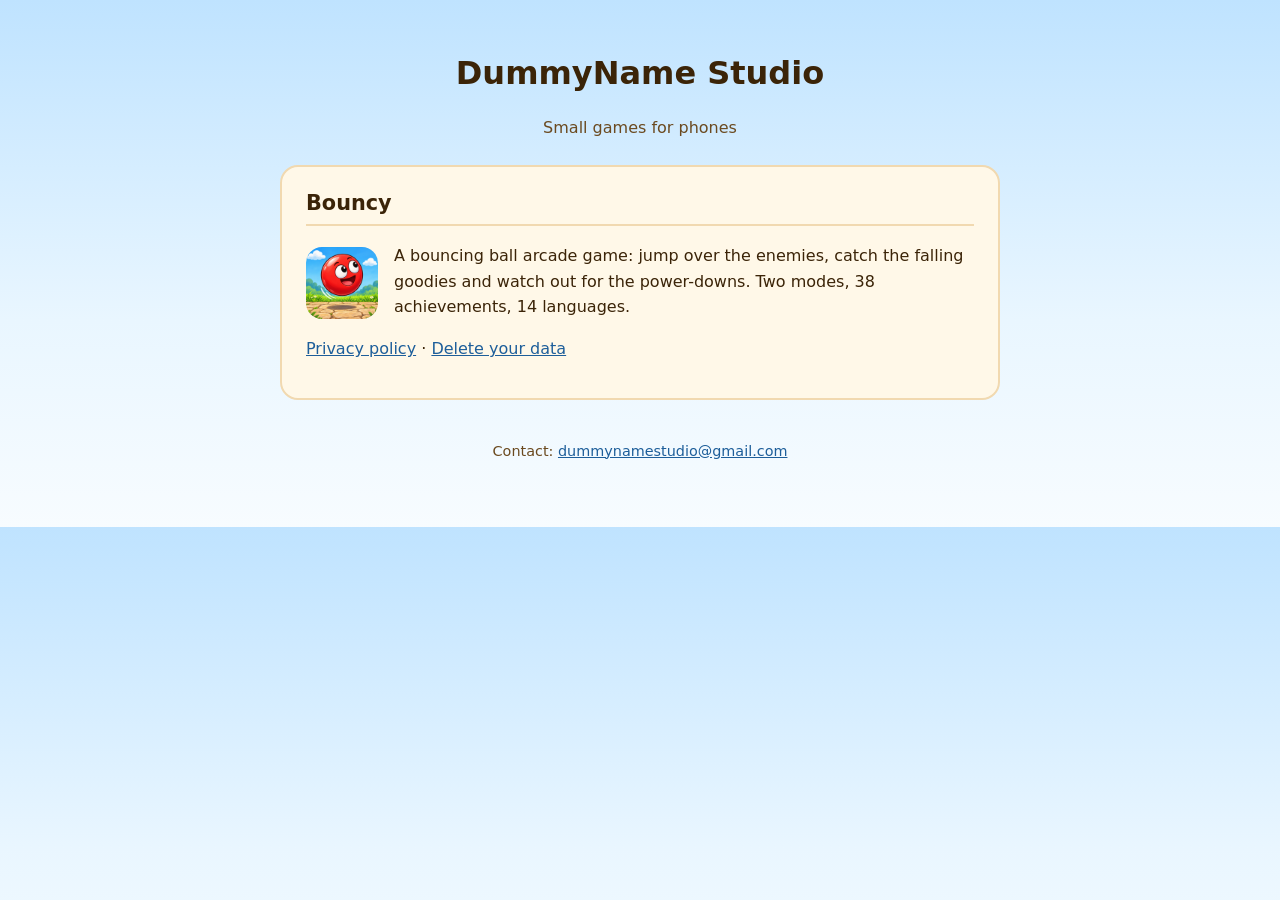
<file: index.html>
<!DOCTYPE html>
<html lang="en">
<head>
  <meta charset="utf-8">
  <meta name="viewport" content="width=device-width, initial-scale=1">
  <title>DummyName Studio</title>
  <link rel="stylesheet" href="style.css">
</head>
<body>
<main>
  <header>
    <h1>DummyName Studio</h1>
    <p class="muted">Small games for phones</p>
  </header>

  <div class="panel">
    <h2 style="margin-top: 0">Bouncy</h2>
    <p><img src="bouncy/icon.png" alt="" style="width: 72px; height: 72px; border-radius: 16px; float: left; margin: 4px 16px 8px 0">
    A bouncing ball arcade game: jump over the enemies, catch the falling goodies and watch out for
    the power-downs. Two modes, 38 achievements, 14 languages.</p>
    <p style="clear: both"><a href="bouncy/privacy-policy.html">Privacy policy</a> &middot;
    <a href="bouncy/delete-data.html">Delete your data</a></p>
  </div>

  <footer>
    Contact: <a href="mailto:dummynamestudio@gmail.com">dummynamestudio@gmail.com</a>
  </footer>
</main>
</body>
</html>
</file>
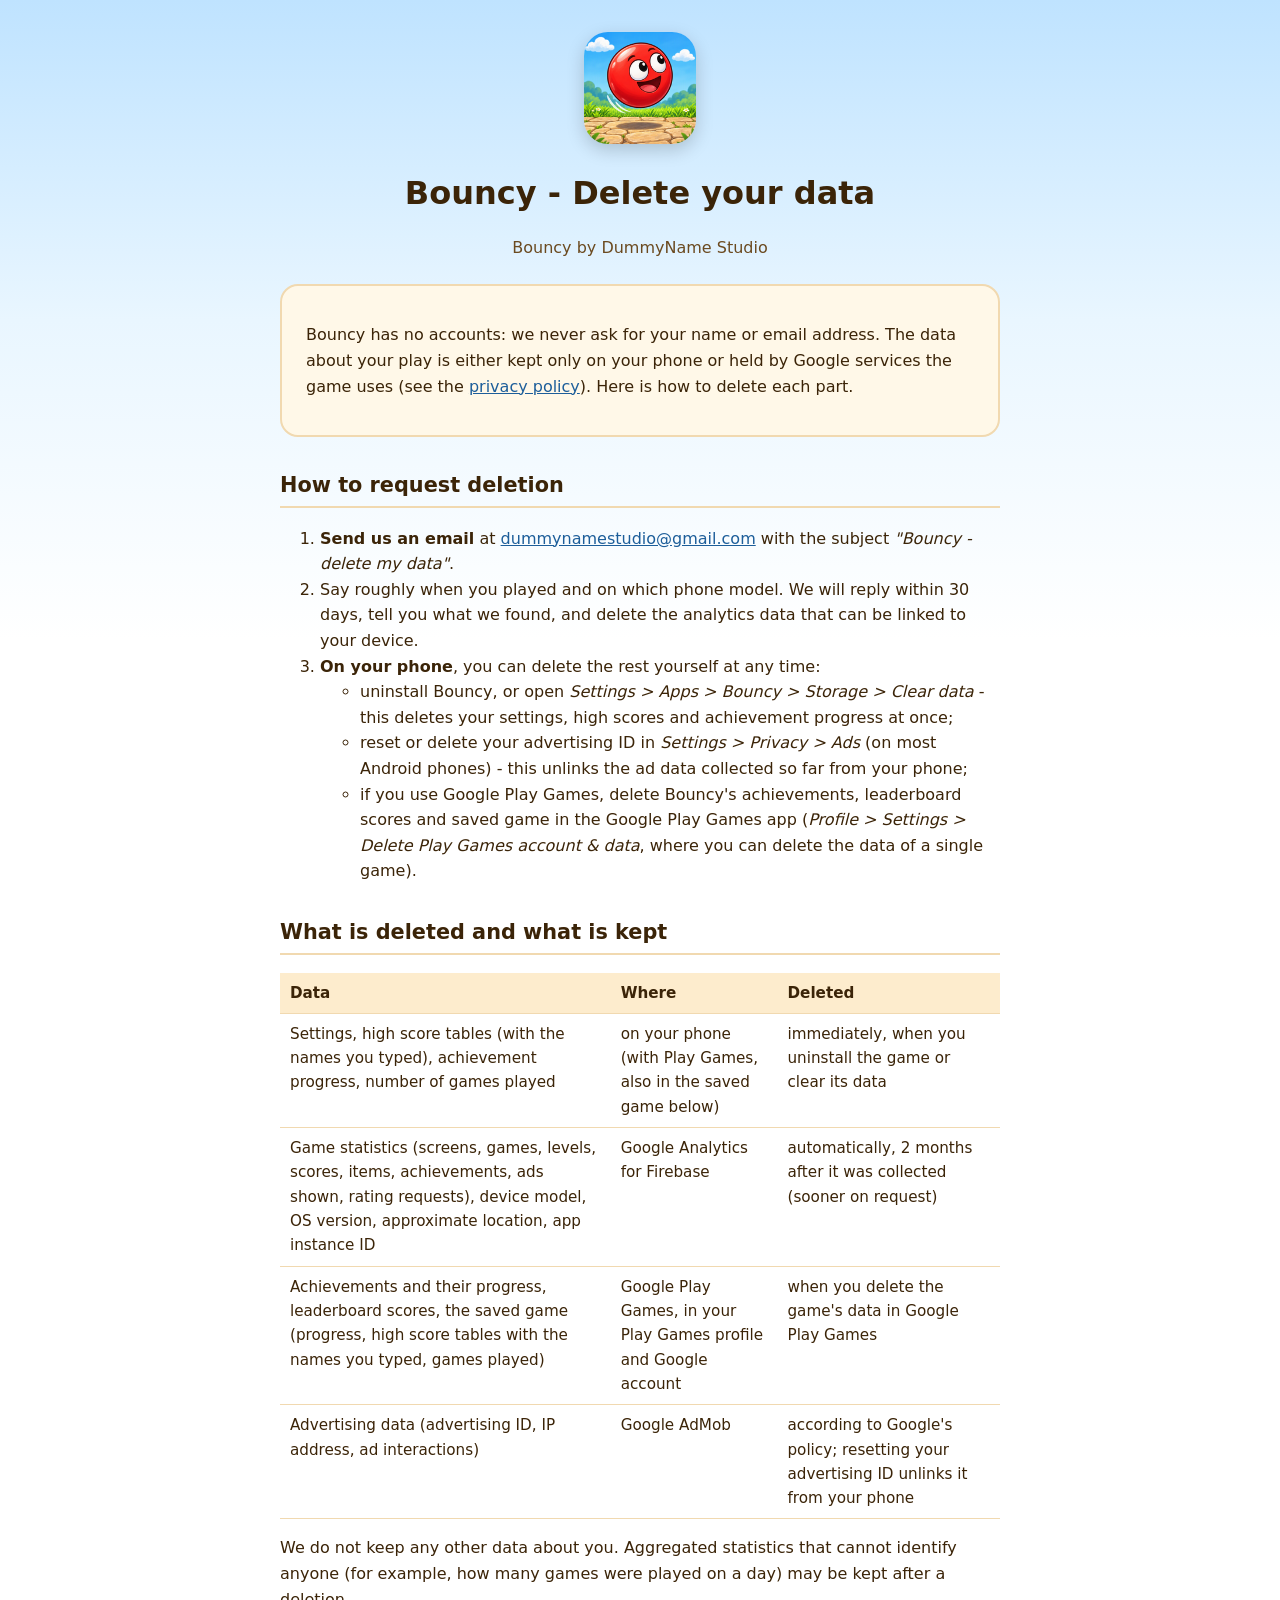
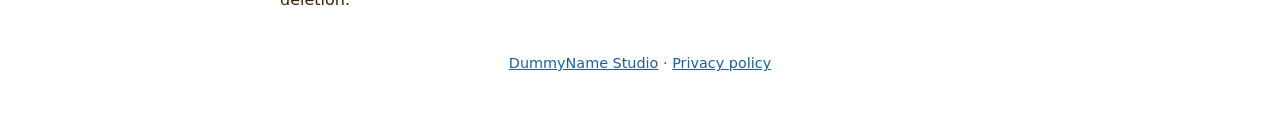
<file: bouncy/delete-data.html>
<!DOCTYPE html>
<html lang="en">
<head>
  <meta charset="utf-8">
  <meta name="viewport" content="width=device-width, initial-scale=1">
  <title>Bouncy - Delete your data</title>
  <link rel="stylesheet" href="../style.css">
</head>
<body>
<main>
  <header>
    <img src="icon.png" alt="Bouncy">
    <h1>Bouncy - Delete your data</h1>
    <p class="muted">Bouncy by DummyName Studio</p>
  </header>

  <div class="panel">
    <p>Bouncy has no accounts: we never ask for your name or email address. The data about your
    play is either kept only on your phone or held by Google services the game uses (see the
    <a href="privacy-policy.html">privacy policy</a>). Here is how to delete each part.</p>
  </div>

  <h2>How to request deletion</h2>
  <ol>
    <li><strong>Send us an email</strong> at
      <a href="mailto:dummynamestudio@gmail.com?subject=Bouncy%20-%20delete%20my%20data">dummynamestudio@gmail.com</a>
      with the subject <em>"Bouncy - delete my data"</em>.</li>
    <li>Say roughly when you played and on which phone model. We will reply within 30 days, tell
      you what we found, and delete the analytics data that can be linked to your device.</li>
    <li><strong>On your phone</strong>, you can delete the rest yourself at any time:
      <ul>
        <li>uninstall Bouncy, or open <em>Settings &gt; Apps &gt; Bouncy &gt; Storage &gt; Clear
          data</em> - this deletes your settings, high scores and achievement progress at once;</li>
        <li>reset or delete your advertising ID in <em>Settings &gt; Privacy &gt; Ads</em> (on most
          Android phones) - this unlinks the ad data collected so far from your phone;</li>
        <li>if you use Google Play Games, delete Bouncy's achievements, leaderboard scores and saved
          game in the Google Play Games app
          (<em>Profile &gt; Settings &gt; Delete Play Games account &amp; data</em>, where you can
          delete the data of a single game).</li>
      </ul>
    </li>
  </ol>

  <h2>What is deleted and what is kept</h2>
  <table>
    <tr><th>Data</th><th>Where</th><th>Deleted</th></tr>
    <tr><td>Settings, high score tables (with the names you typed), achievement progress, number of
      games played</td><td>on your phone (with Play Games, also in the saved game below)</td><td>immediately, when you uninstall the game or
      clear its data</td></tr>
    <tr><td>Game statistics (screens, games, levels, scores, items, achievements, ads shown, rating
      requests),
      device model, OS version, approximate location, app instance ID</td><td>Google Analytics for
      Firebase</td><td>automatically, 2 months after it was collected (sooner on request)</td></tr>
    <tr><td>Achievements and their progress, leaderboard scores, the saved game (progress, high
      score tables with the names you typed, games played)</td><td>Google Play Games, in your Play
      Games profile and Google account</td><td>when you delete the game's data in Google Play Games</td></tr>
    <tr><td>Advertising data (advertising ID, IP address, ad interactions)</td><td>Google
      AdMob</td><td>according to Google's policy; resetting your advertising ID unlinks it from your
      phone</td></tr>
  </table>
  <p>We do not keep any other data about you. Aggregated statistics that cannot identify anyone
  (for example, how many games were played on a day) may be kept after a deletion.</p>

  <footer>
    <a href="../">DummyName Studio</a> &middot; <a href="privacy-policy.html">Privacy policy</a>
  </footer>
</main>
</body>
</html>
</file>
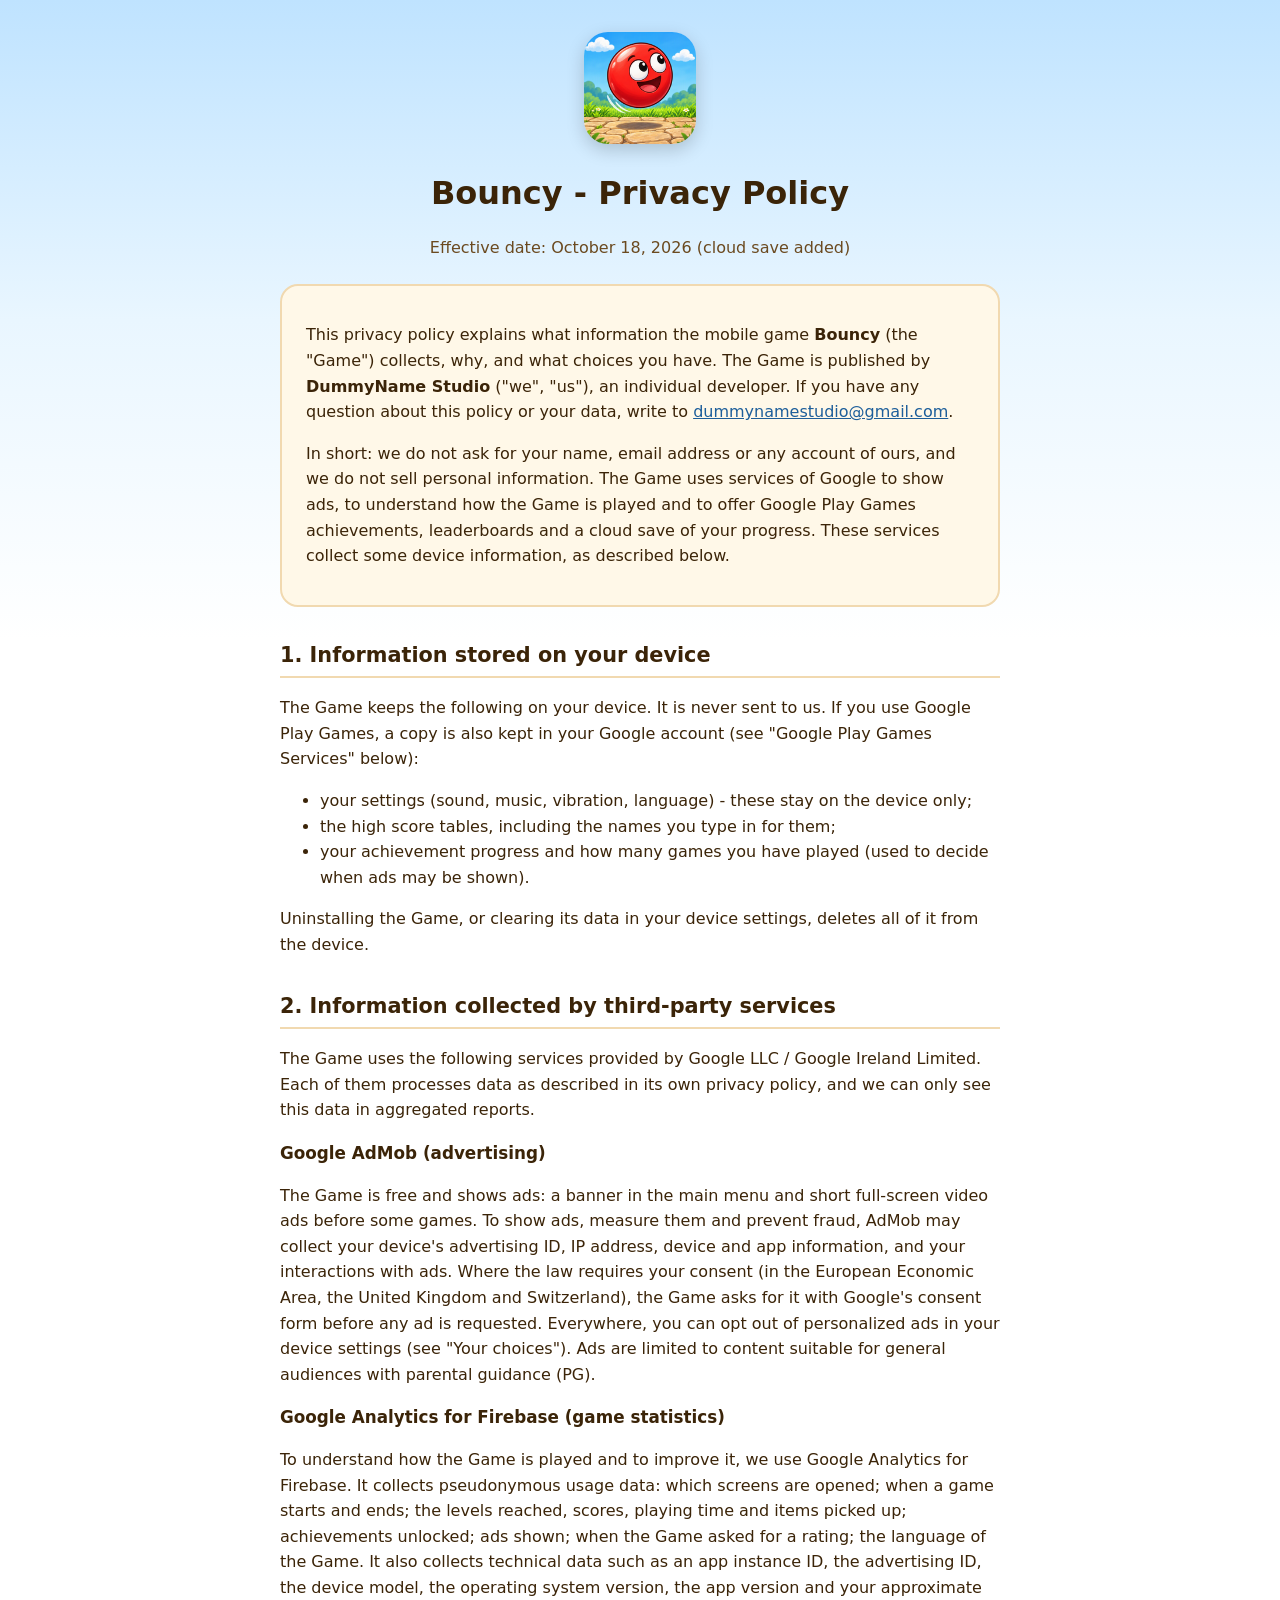
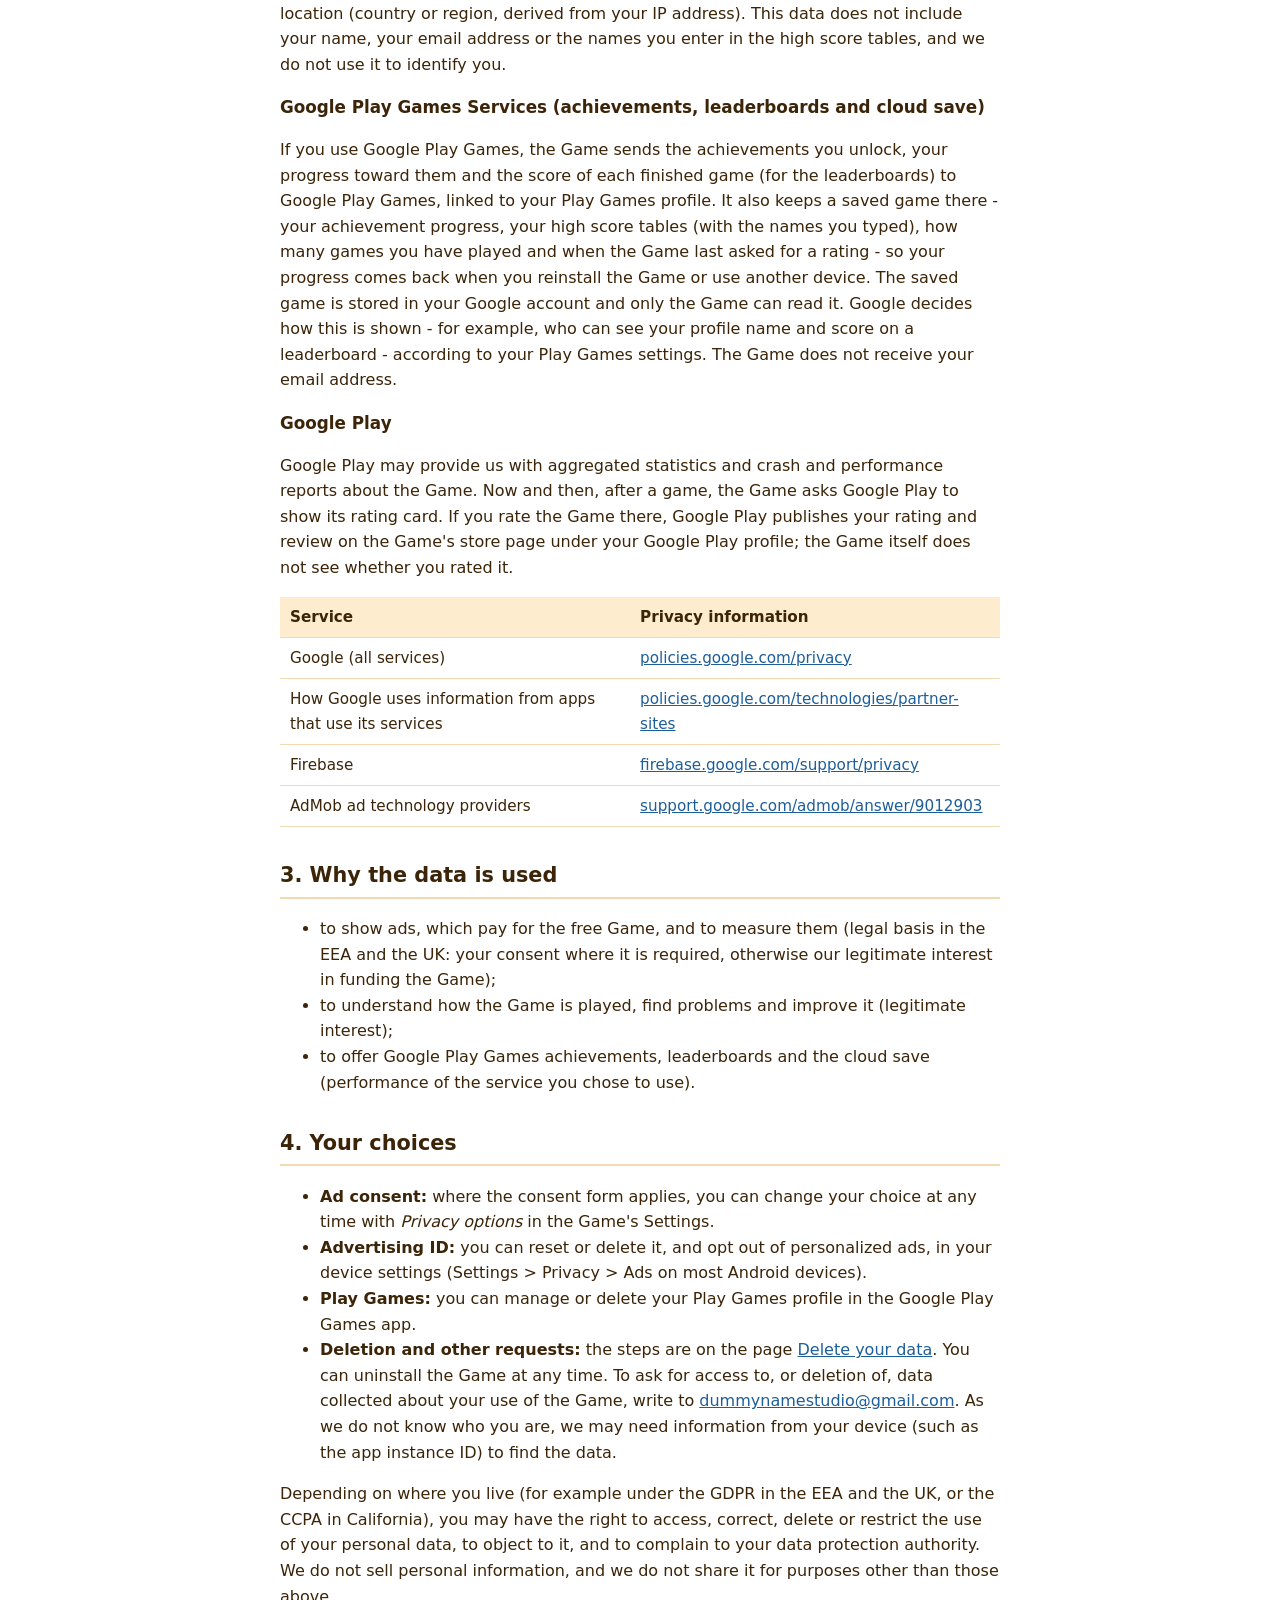
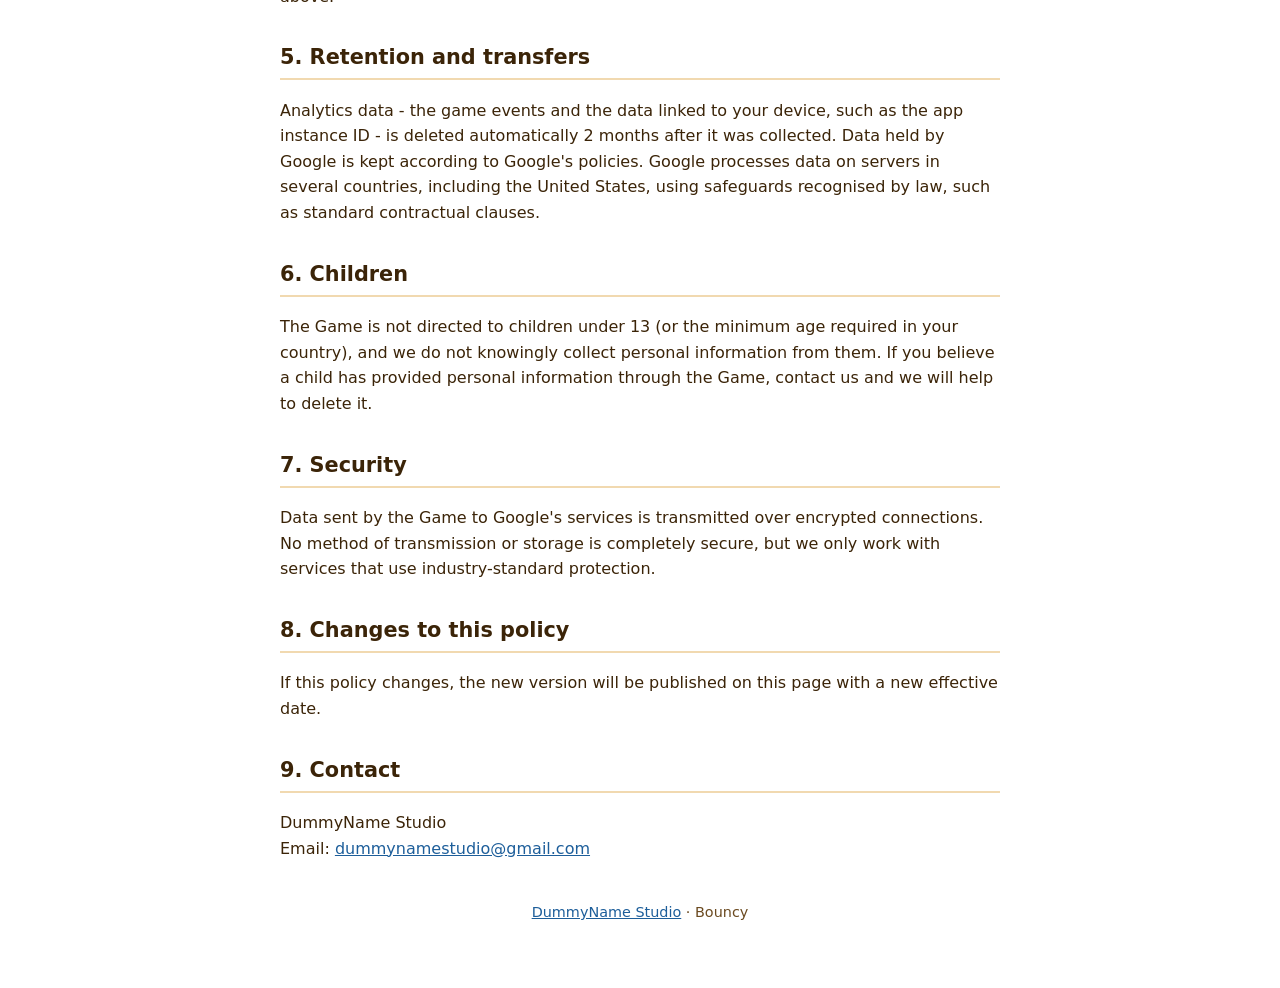
<file: bouncy/privacy-policy.html>
<!DOCTYPE html>
<html lang="en">
<head>
  <meta charset="utf-8">
  <meta name="viewport" content="width=device-width, initial-scale=1">
  <title>Bouncy - Privacy Policy</title>
  <link rel="stylesheet" href="../style.css">
</head>
<body>
<main>
  <header>
    <img src="icon.png" alt="Bouncy">
    <h1>Bouncy - Privacy Policy</h1>
    <p class="muted">Effective date: October 18, 2026 (cloud save added)</p>
  </header>

  <div class="panel">
    <p>This privacy policy explains what information the mobile game <strong>Bouncy</strong> (the
    "Game") collects, why, and what choices you have. The Game is published by
    <strong>DummyName Studio</strong> ("we", "us"), an individual developer. If you have any
    question about this policy or your data, write to <a href="mailto:dummynamestudio@gmail.com">dummynamestudio@gmail.com</a>.</p>
    <p>In short: we do not ask for your name, email address or any account of ours, and we do not
    sell personal information. The Game uses services of Google to show ads, to understand how the
    Game is played and to offer Google Play Games achievements, leaderboards and a cloud save of your
    progress. These services collect some device
    information, as described below.</p>
  </div>

  <h2>1. Information stored on your device</h2>
  <p>The Game keeps the following on your device. It is never sent to us. If you use Google Play
  Games, a copy is also kept in your Google account (see "Google Play Games Services" below):</p>
  <ul>
    <li>your settings (sound, music, vibration, language) - these stay on the device only;</li>
    <li>the high score tables, including the names you type in for them;</li>
    <li>your achievement progress and how many games you have played (used to decide when ads
      may be shown).</li>
  </ul>
  <p>Uninstalling the Game, or clearing its data in your device settings, deletes all of it from the
  device.</p>

  <h2>2. Information collected by third-party services</h2>
  <p>The Game uses the following services provided by Google LLC / Google Ireland Limited. Each of
  them processes data as described in its own privacy policy, and we can only see this data in
  aggregated reports.</p>

  <h3>Google AdMob (advertising)</h3>
  <p>The Game is free and shows ads: a banner in the main menu and short full-screen video ads
  before some games. To show ads, measure them and prevent fraud, AdMob may collect your device's
  advertising ID, IP address, device and app information, and your interactions with ads. Where
  the law requires your consent (in the European Economic Area, the United Kingdom and
  Switzerland), the Game asks for it with Google's consent form before any ad is requested.
  Everywhere, you can opt out of personalized ads in your device settings (see "Your choices"). Ads are limited to content suitable for general audiences with parental guidance
  (PG).</p>

  <h3>Google Analytics for Firebase (game statistics)</h3>
  <p>To understand how the Game is played and to improve it, we use Google Analytics for Firebase.
  It collects pseudonymous usage data: which screens are opened; when a game starts and ends; the
  levels reached, scores, playing time and items picked up; achievements unlocked; ads shown;
  when the Game asked for a rating; the
  language of the Game. It also collects technical data such as an app instance ID, the advertising
  ID, the device model, the operating system version, the app version and your approximate
  location (country or region, derived from your IP address). This data does not include your
  name, your email address or the names you enter in the high score tables, and we do not use it
  to identify you.</p>

  <h3>Google Play Games Services (achievements, leaderboards and cloud save)</h3>
  <p>If you use Google Play Games, the Game sends the achievements you unlock, your progress
  toward them and the score of each finished game (for the leaderboards) to Google Play Games,
  linked to your Play Games profile. It also keeps a saved game there - your achievement progress,
  your high score tables (with the names you typed), how many games you have played and when the
  Game last asked for a rating - so your progress comes back when you reinstall the Game or use
  another device. The saved game is stored in your Google account and only the Game can read it. Google decides how this is shown - for example, who can see
  your profile name and score on a leaderboard - according to your Play Games settings. The Game
  does not receive your email address.</p>

  <h3>Google Play</h3>
  <p>Google Play may provide us with aggregated statistics and crash and performance reports about
  the Game. Now and then, after a game, the Game asks Google Play to show its rating card. If you
  rate the Game there, Google Play publishes your rating and review on the Game's store page under
  your Google Play profile; the Game itself does not see whether you rated it.</p>

  <table>
    <tr><th>Service</th><th>Privacy information</th></tr>
    <tr><td>Google (all services)</td><td><a href="https://policies.google.com/privacy">policies.google.com/privacy</a></td></tr>
    <tr><td>How Google uses information from apps that use its services</td><td><a href="https://policies.google.com/technologies/partner-sites">policies.google.com/technologies/partner-sites</a></td></tr>
    <tr><td>Firebase</td><td><a href="https://firebase.google.com/support/privacy">firebase.google.com/support/privacy</a></td></tr>
    <tr><td>AdMob ad technology providers</td><td><a href="https://support.google.com/admob/answer/9012903">support.google.com/admob/answer/9012903</a></td></tr>
  </table>

  <h2>3. Why the data is used</h2>
  <ul>
    <li>to show ads, which pay for the free Game, and to measure them (legal basis in the EEA and
      the UK: your consent where it is required, otherwise our legitimate interest in funding the
      Game);</li>
    <li>to understand how the Game is played, find problems and improve it (legitimate interest);</li>
    <li>to offer Google Play Games achievements, leaderboards and the cloud save (performance of the
      service you chose to use).</li>
  </ul>

  <h2>4. Your choices</h2>
  <ul>
    <li><strong>Ad consent:</strong> where the consent form applies, you can change your choice at
      any time with <em>Privacy options</em> in the Game's Settings.</li>
    <li><strong>Advertising ID:</strong> you can reset or delete it, and opt out of personalized
      ads, in your device settings (Settings &gt; Privacy &gt; Ads on most Android devices).</li>
    <li><strong>Play Games:</strong> you can manage or delete your Play Games profile in the
      Google Play Games app.</li>
    <li><strong>Deletion and other requests:</strong> the steps are on the page
      <a href="delete-data.html">Delete your data</a>. You can uninstall the Game at any time. To
      ask for access to, or deletion of, data collected about your use of the Game, write to
      <a href="mailto:dummynamestudio@gmail.com">dummynamestudio@gmail.com</a>. As we do not know who you are, we may need
      information from your device (such as the app instance ID) to find the data.</li>
  </ul>
  <p>Depending on where you live (for example under the GDPR in the EEA and the UK, or the CCPA in
  California), you may have the right to access, correct, delete or restrict the use of your
  personal data, to object to it, and to complain to your data protection authority. We do not
  sell personal information, and we do not share it for purposes other than those above.</p>

  <h2>5. Retention and transfers</h2>
  <p>Analytics data - the game events and the data linked to your device, such as the app instance
  ID - is deleted automatically 2 months after it was collected. Data held
  by Google is kept according to Google's policies. Google processes data on servers in several
  countries, including the United States, using safeguards recognised by law, such as standard
  contractual clauses.</p>

  <h2>6. Children</h2>
  <p>The Game is not directed to children under 13 (or the minimum age required in your country),
  and we do not knowingly collect personal information from them. If you believe a child has
  provided personal information through the Game, contact us and we will help to delete it.</p>

  <h2>7. Security</h2>
  <p>Data sent by the Game to Google's services is transmitted over encrypted connections. No
  method of transmission or storage is completely secure, but we only work with services that use
  industry-standard protection.</p>

  <h2>8. Changes to this policy</h2>
  <p>If this policy changes, the new version will be published on this page with a new effective
  date.</p>

  <h2>9. Contact</h2>
  <p>DummyName Studio<br>
  Email: <a href="mailto:dummynamestudio@gmail.com">dummynamestudio@gmail.com</a></p>

  <footer>
    <a href="../">DummyName Studio</a> &middot; Bouncy
  </footer>
</main>
</body>
</html>
</file>
<file: style.css>
:root {
  --ink: #3b2408;
  --muted: #6b4a20;
  --panel: #fff8e8;
  --accent: #e98a1f;
  --sky: #68b5f8;
}
* { box-sizing: border-box; }
body {
  margin: 0;
  font-family: system-ui, -apple-system, "Segoe UI", Roboto, sans-serif;
  line-height: 1.6;
  color: var(--ink);
  background: linear-gradient(#bfe3ff, #e9f6ff 320px, #ffffff 640px);
}
main {
  max-width: 760px;
  margin: 0 auto;
  padding: 32px 20px 64px;
}
header { text-align: center; margin-bottom: 24px; }
header img { width: 112px; height: 112px; border-radius: 24px; box-shadow: 0 6px 18px rgba(0, 0, 0, 0.18); }
h1 { margin: 16px 0 4px; font-size: 2rem; }
h2 { margin-top: 2rem; font-size: 1.3rem; border-bottom: 2px solid #f1d9b0; padding-bottom: 4px; }
h3 { font-size: 1.05rem; margin-bottom: 0.3rem; }
.panel {
  background: var(--panel);
  border: 2px solid #f1d9b0;
  border-radius: 18px;
  padding: 20px 24px;
}
.muted { color: var(--muted); }
a { color: #1d5e9a; }
table { width: 100%; border-collapse: collapse; margin: 0.5rem 0 1rem; font-size: 0.95rem; }
th, td { text-align: left; vertical-align: top; padding: 8px 10px; border-bottom: 1px solid #f1d9b0; }
th { background: #fdeccd; }
footer { margin-top: 40px; text-align: center; font-size: 0.9rem; color: var(--muted); }
</file>
